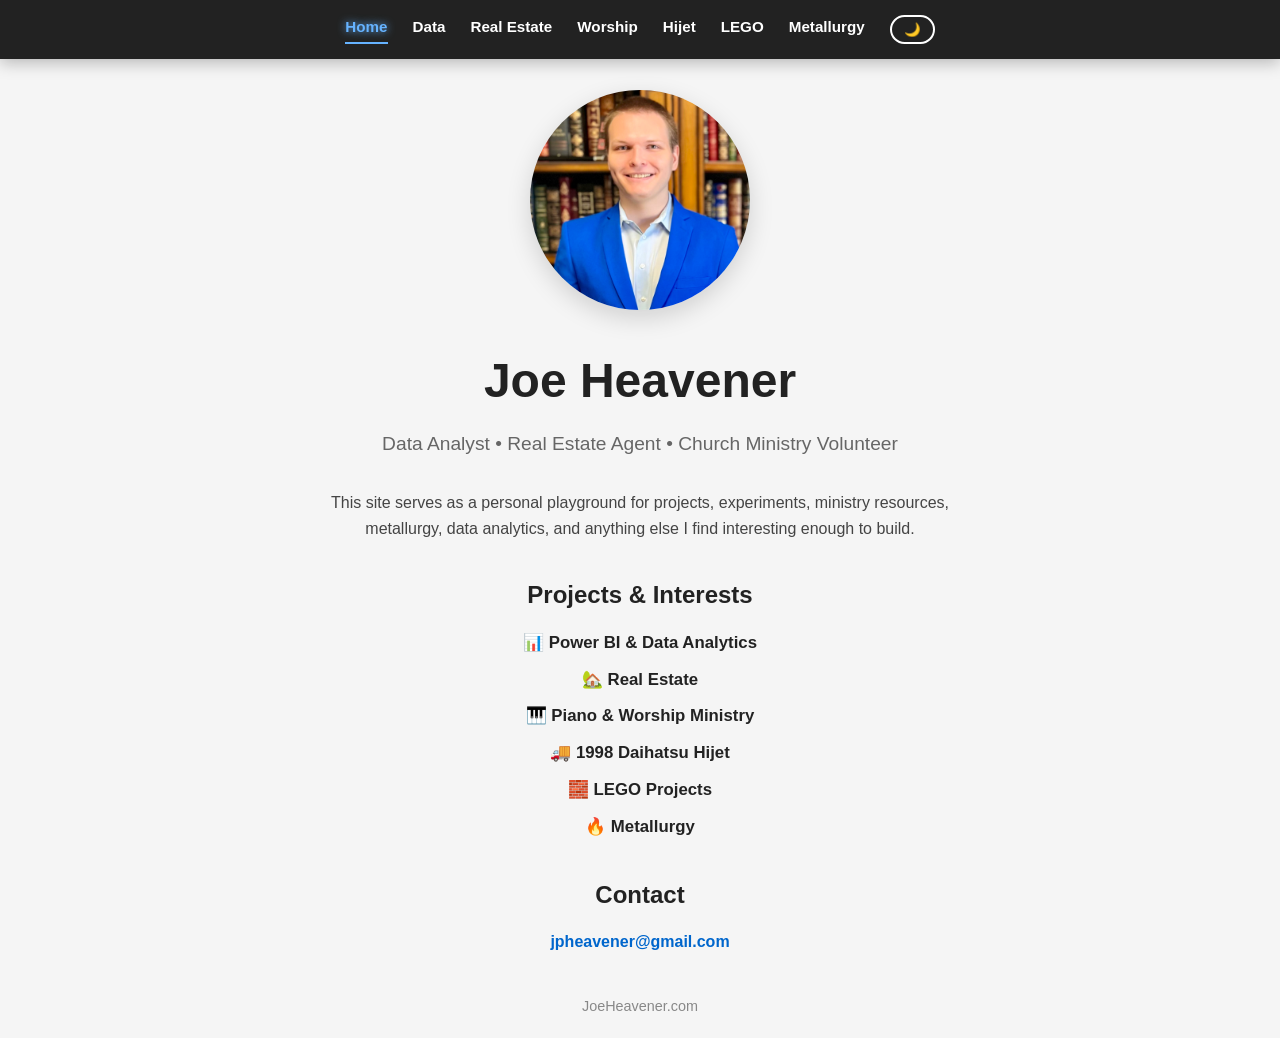
<file: index.html>
<!DOCTYPE html>
<html lang="en">
<head>
    <meta charset="UTF-8">
    <meta name="viewport" content="width=device-width, initial-scale=1.0">
    <title>Joe Heavener</title>

    <script>
        if (localStorage.getItem("theme") === "dark") {
            document.documentElement.classList.add("dark-mode");
        }
    </script>

    <link rel="stylesheet" href="style.css?v=9">
</head>

<body>

    <nav class="navbar">
        <a href="index.html" class="active">Home</a>
        <a href="data-analytics.html">Data</a>
        <a href="real-estate.html">Real Estate</a>
        <a href="worship-ministry.html">Worship</a>
        <a href="hijet.html">Hijet</a>
        <a href="lego-projects.html">LEGO</a>
        <a href="metallurgy.html">Metallurgy</a>
        <button class="dark-toggle" onclick="toggleDarkMode()">🌙</button>
    </nav>

    <div class="container">

        <img src="profile.jpg" alt="Joe Heavener" class="profile-pic">

        <h1>Joe Heavener</h1>

        <p class="subtitle">
            Data Analyst • Real Estate Agent • Church Ministry Volunteer
        </p>

        <p class="about">
            This site serves as a personal playground for projects, experiments,
            ministry resources, metallurgy, data analytics, and anything else I
            find interesting enough to build.
        </p>

        <h2>Projects & Interests</h2>

        <ul class="project-list">
            <li><a href="data-analytics.html">📊 Power BI & Data Analytics</a></li>
            <li><a href="real-estate.html">🏡 Real Estate</a></li>
            <li><a href="worship-ministry.html">🎹 Piano & Worship Ministry</a></li>
            <li><a href="hijet.html">🚚 1998 Daihatsu Hijet</a></li>
            <li><a href="lego-projects.html">🧱 LEGO Projects</a></li>
            <li><a href="metallurgy.html">🔥 Metallurgy</a></li>
        </ul>

        <div class="contact">
            <h2>Contact</h2>

            <a class="email-link" href="mailto:jpheavener@gmail.com">
                jpheavener@gmail.com
            </a>
        </div>

        <div class="footer">
            JoeHeavener.com
        </div>

    </div>

    <audio id="hoverSound" preload="auto">
        <source src="hover.mp3" type="audio/mpeg">
    </audio>

    <script src="site.js?v=9"></script>

</body>
</html>
</file>
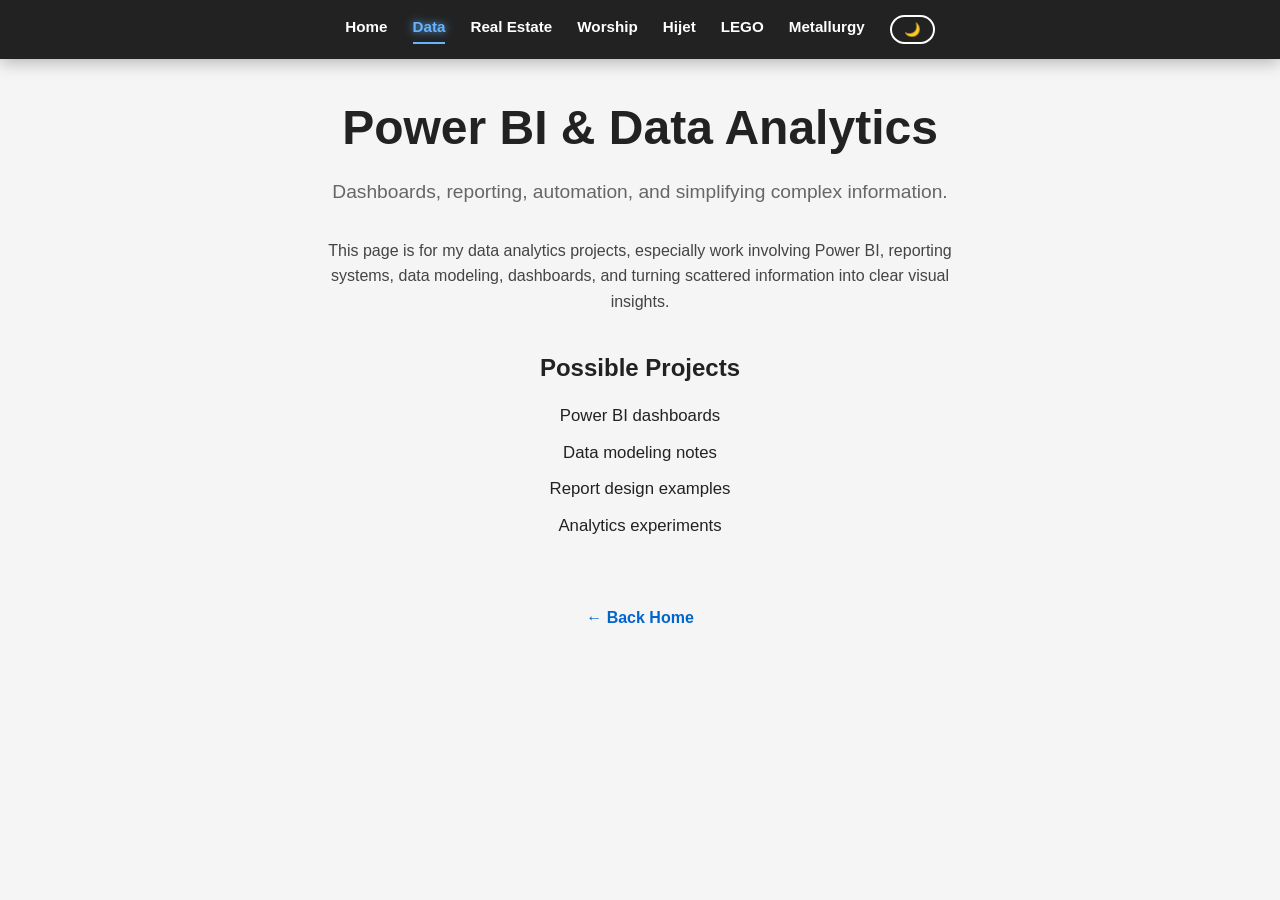
<file: data-analytics.html>
<!DOCTYPE html>
<html lang="en">
<head>
    <meta charset="UTF-8">
    <meta name="viewport" content="width=device-width, initial-scale=1.0">
    <title>Data Analytics | Joe Heavener</title>
    <script>
    if (localStorage.getItem("theme") === "dark") {
        document.documentElement.classList.add("dark-mode");
    }
</script>
    <link rel="stylesheet" href="style.css?v=9">
</head>
<body>

    <nav class="navbar">
    <a href="index.html">Home</a>
    <a href="data-analytics.html" class="active">Data</a>
    <a href="real-estate.html">Real Estate</a>
    <a href="worship-ministry.html">Worship</a>
    <a href="hijet.html">Hijet</a>
    <a href="lego-projects.html">LEGO</a>
    <a href="metallurgy.html">Metallurgy</a>
        <button class="dark-toggle" onclick="toggleDarkMode()">🌙</button>
</nav>
    
    <div class="container">

        <h1>Power BI & Data Analytics</h1>

        <p class="subtitle">
            Dashboards, reporting, automation, and simplifying complex information.
        </p>

        <p class="about">
            This page is for my data analytics projects, especially work involving Power BI,
            reporting systems, data modeling, dashboards, and turning scattered information
            into clear visual insights.
        </p>

        <h2>Possible Projects</h2>

        <ul>
            <li>Power BI dashboards</li>
            <li>Data modeling notes</li>
            <li>Report design examples</li>
            <li>Analytics experiments</li>
        </ul>

        <a class="back-link" href="index.html">← Back Home</a>

    </div>
    <audio id="hoverSound" preload="auto">
        <source src="hover.mp3" type="audio/mpeg">
    </audio>

    <script src="site.js?v=9"></script>
</body>
</html>
</file>
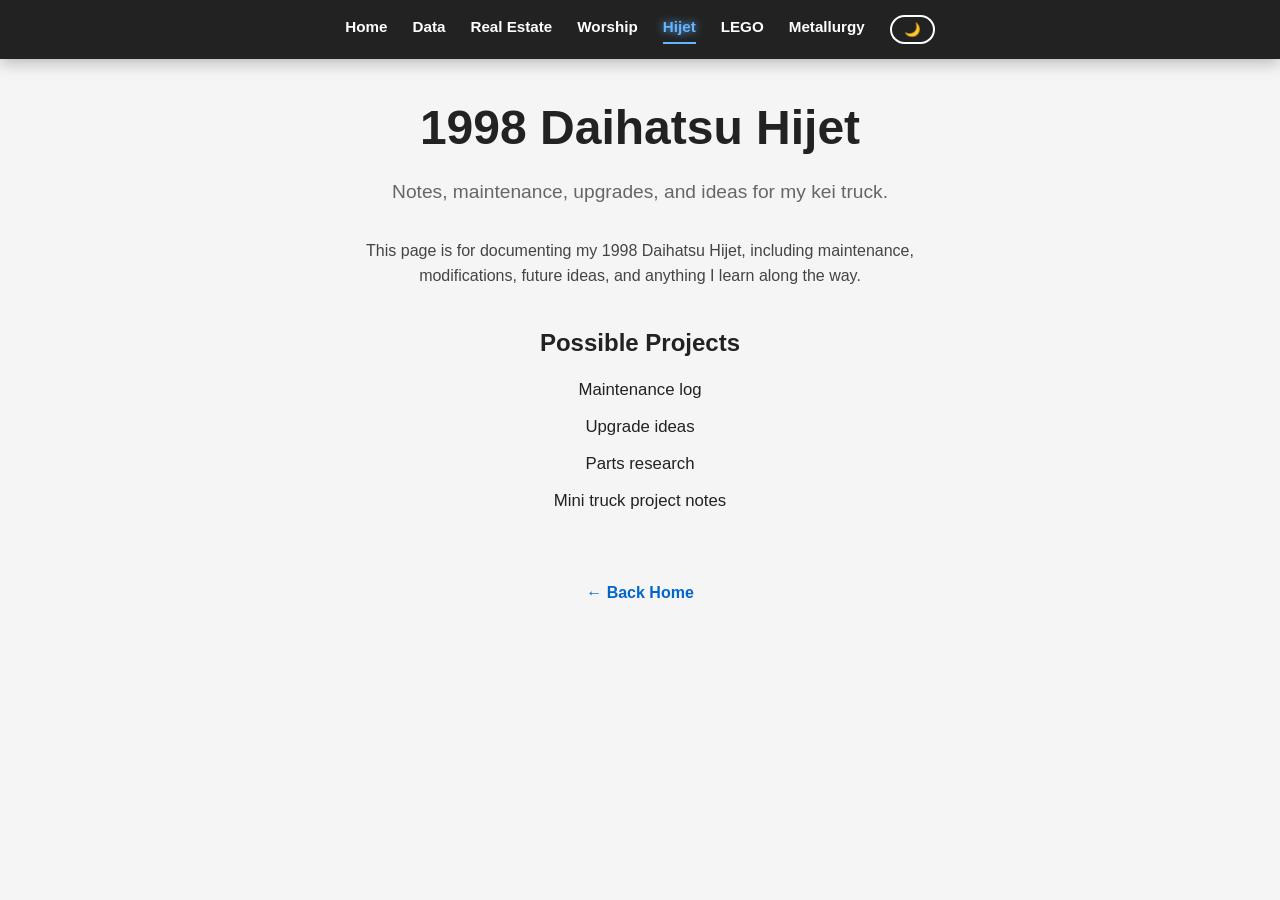
<file: hijet.html>
<!DOCTYPE html>
<html lang="en">
<head>
    <meta charset="UTF-8">
    <meta name="viewport" content="width=device-width, initial-scale=1.0">
    <title>1998 Daihatsu Hijet | Joe Heavener</title>
    <script>
    if (localStorage.getItem("theme") === "dark") {
        document.documentElement.classList.add("dark-mode");
    }
</script>
    <link rel="stylesheet" href="style.css?v=9">
</head>
<body>
    <nav class="navbar">
    <a href="index.html">Home</a>
    <a href="data-analytics.html">Data</a>
    <a href="real-estate.html">Real Estate</a>
    <a href="worship-ministry.html">Worship</a>
    <a href="hijet.html" class="active">Hijet</a>
    <a href="lego-projects.html">LEGO</a>
    <a href="metallurgy.html">Metallurgy</a>
        <button class="dark-toggle" onclick="toggleDarkMode()">🌙</button>
</nav>
    <div class="container">

        <h1>1998 Daihatsu Hijet</h1>

        <p class="subtitle">
            Notes, maintenance, upgrades, and ideas for my kei truck.
        </p>

        <p class="about">
            This page is for documenting my 1998 Daihatsu Hijet, including maintenance,
            modifications, future ideas, and anything I learn along the way.
        </p>

        <h2>Possible Projects</h2>

        <ul>
            <li>Maintenance log</li>
            <li>Upgrade ideas</li>
            <li>Parts research</li>
            <li>Mini truck project notes</li>
        </ul>

        <a class="back-link" href="index.html">← Back Home</a>

    </div>
    <audio id="hoverSound" preload="auto">
        <source src="hover.mp3" type="audio/mpeg">
    </audio>

    <script src="site.js?v=9"></script>
</body>
</html>
</file>
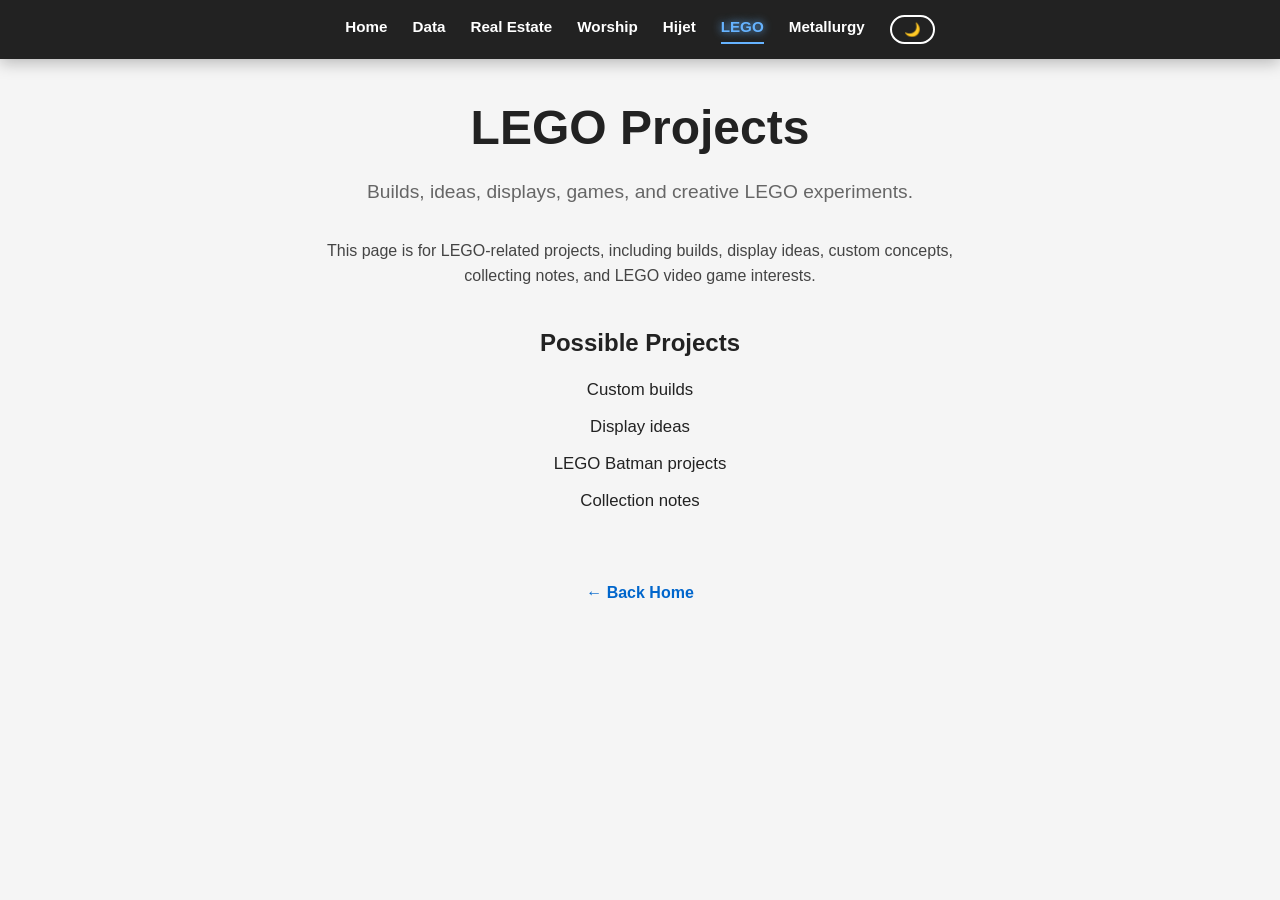
<file: lego-projects.html>
<!DOCTYPE html>
<html lang="en">
<head>
    <meta charset="UTF-8">
    <meta name="viewport" content="width=device-width, initial-scale=1.0">
    <title>LEGO Projects | Joe Heavener</title>
    <script>
    if (localStorage.getItem("theme") === "dark") {
        document.documentElement.classList.add("dark-mode");
    }
</script>
    <link rel="stylesheet" href="style.css?v=9">
</head>
<body>
    <nav class="navbar">
    <a href="index.html">Home</a>
    <a href="data-analytics.html">Data</a>
    <a href="real-estate.html">Real Estate</a>
    <a href="worship-ministry.html">Worship</a>
    <a href="hijet.html">Hijet</a>
    <a href="lego-projects.html" class="active">LEGO</a>
    <a href="metallurgy.html">Metallurgy</a>
        <button class="dark-toggle" onclick="toggleDarkMode()">🌙</button>
</nav>
    <div class="container">

        <h1>LEGO Projects</h1>

        <p class="subtitle">
            Builds, ideas, displays, games, and creative LEGO experiments.
        </p>

        <p class="about">
            This page is for LEGO-related projects, including builds, display ideas,
            custom concepts, collecting notes, and LEGO video game interests.
        </p>

        <h2>Possible Projects</h2>

        <ul>
            <li>Custom builds</li>
            <li>Display ideas</li>
            <li>LEGO Batman projects</li>
            <li>Collection notes</li>
        </ul>

        <a class="back-link" href="index.html">← Back Home</a>

    </div>
    <audio id="hoverSound" preload="auto">
        <source src="hover.mp3" type="audio/mpeg">
    </audio>

    <script src="site.js?v=9"></script>
</body>
</html>
</file>
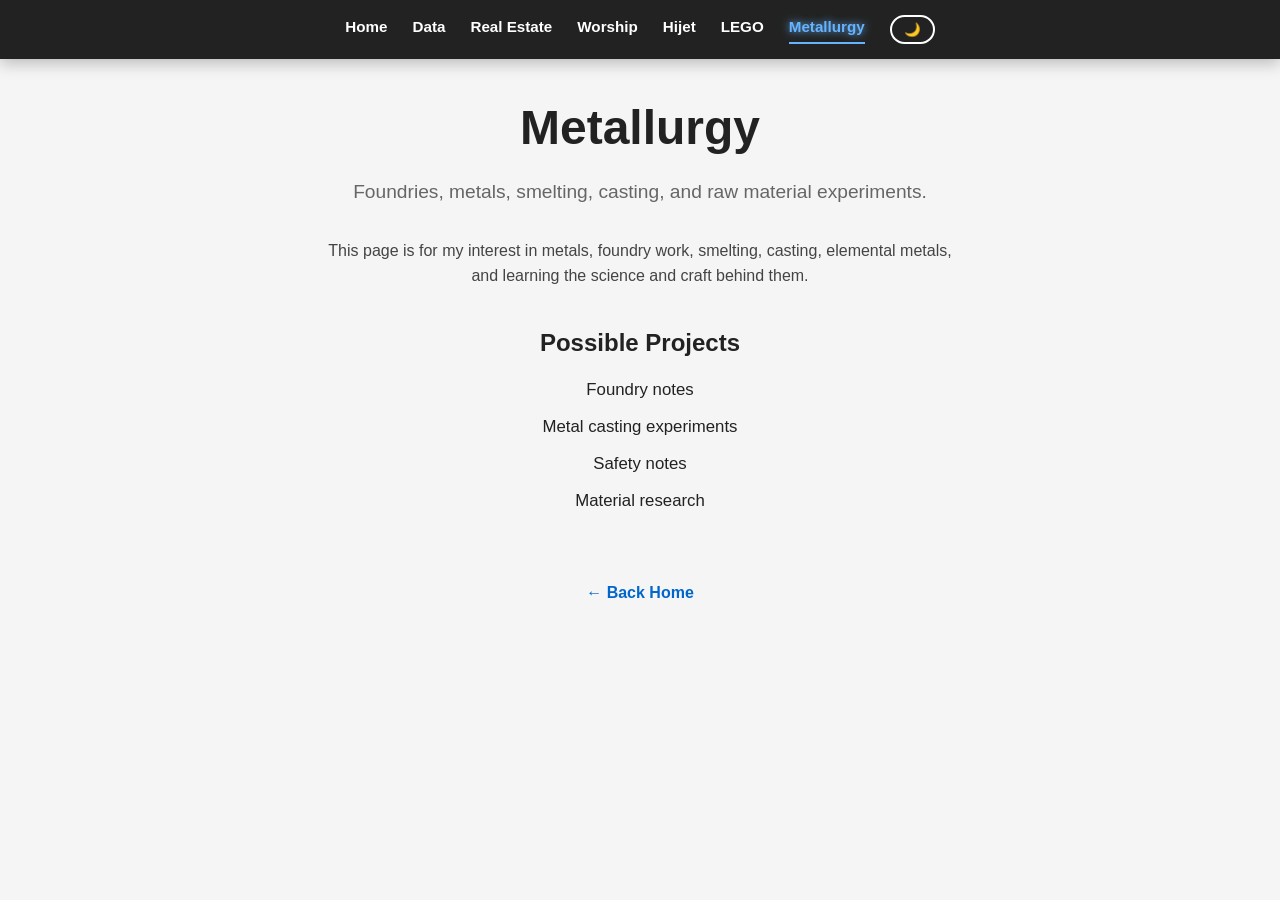
<file: metallurgy.html>
<!DOCTYPE html>
<html lang="en">
<head>
    <meta charset="UTF-8">
    <meta name="viewport" content="width=device-width, initial-scale=1.0">
    <title>Metallurgy | Joe Heavener</title>
    <script>
    if (localStorage.getItem("theme") === "dark") {
        document.documentElement.classList.add("dark-mode");
    }
</script>
    <link rel="stylesheet" href="style.css?v=9">
</head>
<body>
    <nav class="navbar">
    <a href="index.html">Home</a>
    <a href="data-analytics.html">Data</a>
    <a href="real-estate.html">Real Estate</a>
    <a href="worship-ministry.html">Worship</a>
    <a href="hijet.html">Hijet</a>
    <a href="lego-projects.html">LEGO</a>
    <a href="metallurgy.html" class="active">Metallurgy</a>
        <button class="dark-toggle" onclick="toggleDarkMode()">🌙</button>
</nav>
    <div class="container">

        <h1>Metallurgy</h1>

        <p class="subtitle">
            Foundries, metals, smelting, casting, and raw material experiments.
        </p>

        <p class="about">
            This page is for my interest in metals, foundry work, smelting,
            casting, elemental metals, and learning the science and craft behind them.
        </p>

        <h2>Possible Projects</h2>

        <ul>
            <li>Foundry notes</li>
            <li>Metal casting experiments</li>
            <li>Safety notes</li>
            <li>Material research</li>
        </ul>

        <a class="back-link" href="index.html">← Back Home</a>

    </div>
    <audio id="hoverSound" preload="auto">
        <source src="hover.mp3" type="audio/mpeg">
    </audio>

    <script src="site.js?v=9"></script>
</body>
</html>
</file>
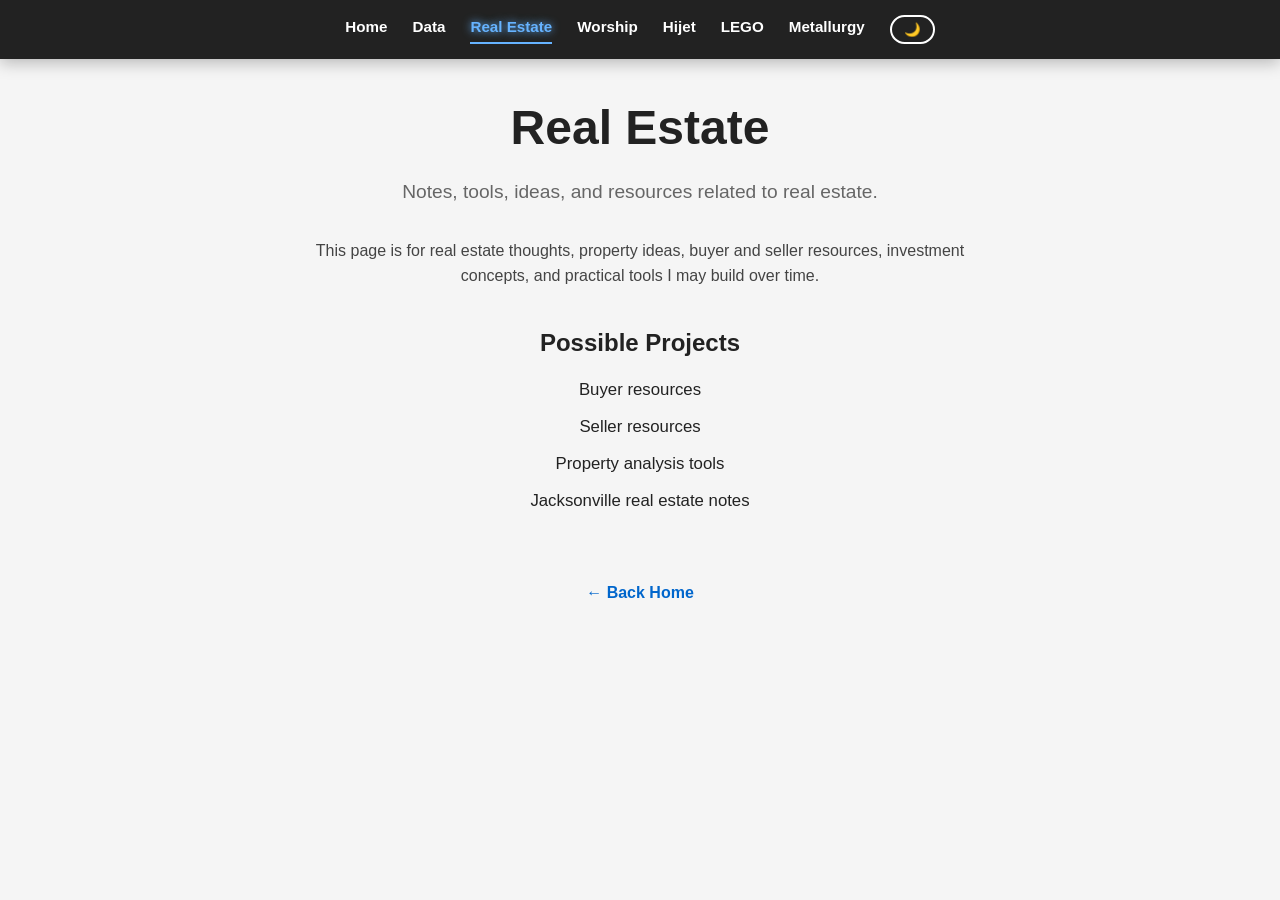
<file: real-estate.html>
<!DOCTYPE html>
<html lang="en">
<head>
    <meta charset="UTF-8">
    <meta name="viewport" content="width=device-width, initial-scale=1.0">
    <title>Real Estate | Joe Heavener</title>
    <script>
    if (localStorage.getItem("theme") === "dark") {
        document.documentElement.classList.add("dark-mode");
    }
</script>
    <link rel="stylesheet" href="style.css?v=9">
</head>
<body>
    <nav class="navbar">
    <a href="index.html">Home</a>
    <a href="data-analytics.html">Data</a>
    <a href="real-estate.html" class="active">Real Estate</a>
    <a href="worship-ministry.html">Worship</a>
    <a href="hijet.html">Hijet</a>
    <a href="lego-projects.html">LEGO</a>
    <a href="metallurgy.html">Metallurgy</a>
        <button class="dark-toggle" onclick="toggleDarkMode()">🌙</button>
</nav>
    <div class="container">

        <h1>Real Estate</h1>

        <p class="subtitle">
            Notes, tools, ideas, and resources related to real estate.
        </p>

        <p class="about">
            This page is for real estate thoughts, property ideas, buyer and seller resources,
            investment concepts, and practical tools I may build over time.
        </p>

        <h2>Possible Projects</h2>

        <ul>
            <li>Buyer resources</li>
            <li>Seller resources</li>
            <li>Property analysis tools</li>
            <li>Jacksonville real estate notes</li>
        </ul>

        <a class="back-link" href="index.html">← Back Home</a>

    </div>
    <audio id="hoverSound" preload="auto">
        <source src="hover.mp3" type="audio/mpeg">
    </audio>

    <script src="site.js?v=9"></script>
</body>
</html>
</file>
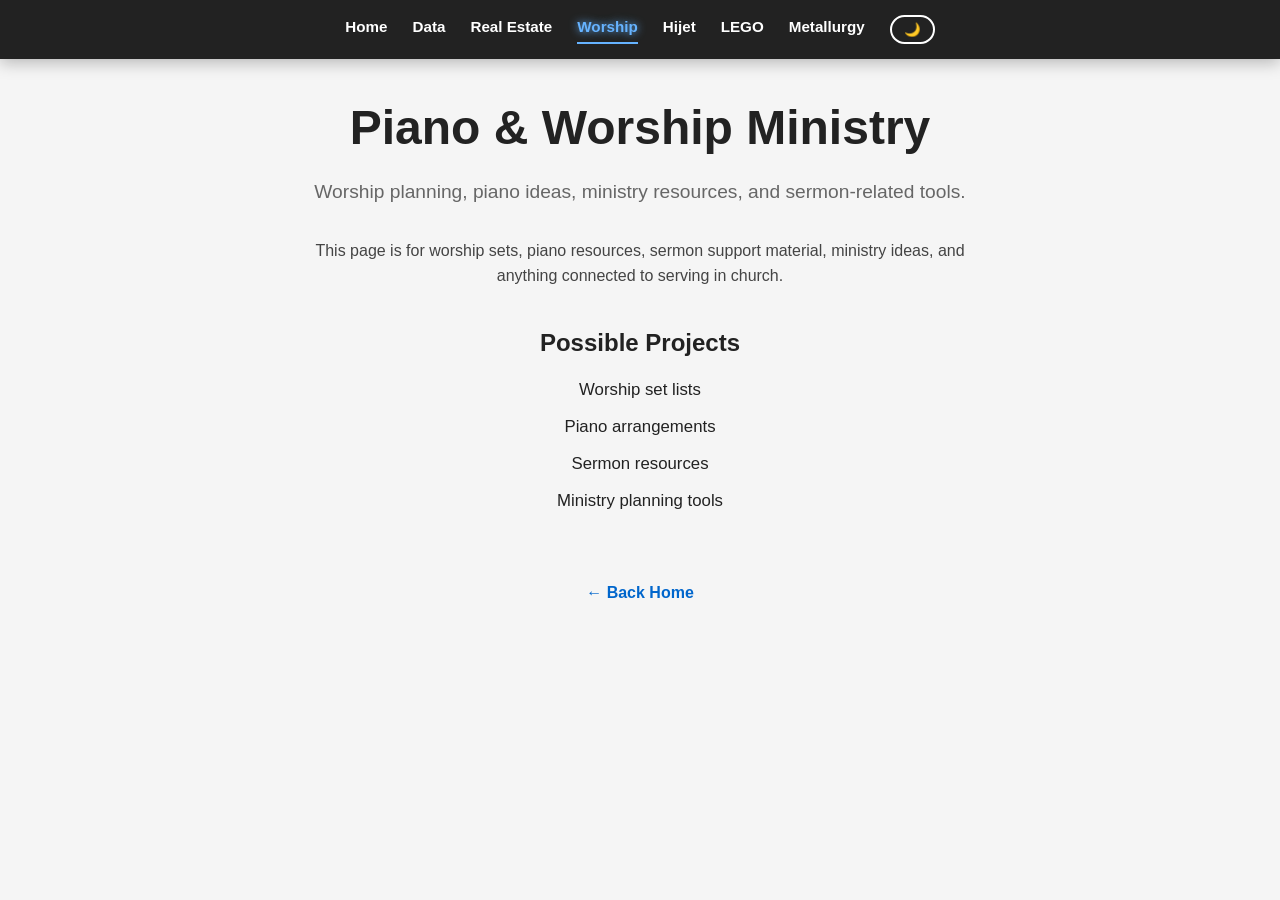
<file: worship-ministry.html>
<!DOCTYPE html>
<html lang="en">
<head>
    <meta charset="UTF-8">
    <meta name="viewport" content="width=device-width, initial-scale=1.0">
    <title>Worship Ministry | Joe Heavener</title>
    <script>
    if (localStorage.getItem("theme") === "dark") {
        document.documentElement.classList.add("dark-mode");
    }
</script>
    <link rel="stylesheet" href="style.css?v=9">
</head>
<body>
    <nav class="navbar">
    <a href="index.html">Home</a>
    <a href="data-analytics.html">Data</a>
    <a href="real-estate.html">Real Estate</a>
    <a href="worship-ministry.html" class="active">Worship</a>
    <a href="hijet.html">Hijet</a>
    <a href="lego-projects.html">LEGO</a>
    <a href="metallurgy.html">Metallurgy</a>
        <button class="dark-toggle" onclick="toggleDarkMode()">🌙</button>
</nav>
    <div class="container">

        <h1>Piano & Worship Ministry</h1>

        <p class="subtitle">
            Worship planning, piano ideas, ministry resources, and sermon-related tools.
        </p>

        <p class="about">
            This page is for worship sets, piano resources, sermon support material,
            ministry ideas, and anything connected to serving in church.
        </p>

        <h2>Possible Projects</h2>

        <ul>
            <li>Worship set lists</li>
            <li>Piano arrangements</li>
            <li>Sermon resources</li>
            <li>Ministry planning tools</li>
        </ul>

        <a class="back-link" href="index.html">← Back Home</a>

    </div>
    <audio id="hoverSound" preload="auto">
        <source src="hover.mp3" type="audio/mpeg">
    </audio>

    <script src="site.js?v=9"></script>
</body>
</html>
</file>
<file: style.css>
* {
    margin: 0;
    padding: 0;
    box-sizing: border-box;
}

html.dark-mode {
    background-color: #111;
}

body {
    font-family: Arial, Helvetica, sans-serif;
    background-color: #f5f5f5;
    color: #222;
    min-height: 100vh;
    text-align: center;
    line-height: 1.6;
    padding: 90px 20px 20px;
}

html.dark-mode body,
body.dark-mode {
    background-color: #111;
    color: #f5f5f5;
}

.navbar {
    position: fixed;
    top: 0;
    left: 0;
    width: 100%;
    background-color: #222;
    padding: 15px 20px;
    display: flex;
    justify-content: center;
    gap: 25px;
    flex-wrap: wrap;
    box-shadow: 0 4px 15px rgba(0, 0, 0, 0.25);
    z-index: 1000;
}

.navbar a {
    color: white;
    text-decoration: none;
    font-weight: bold;
    font-size: 0.95rem;
    transition: color 0.2s ease;
}

.navbar a:hover {
    color: #66b3ff;
}

html.dark-mode .navbar,
body.dark-mode .navbar {
    background-color: #000;
}

.container {
    max-width: 800px;
    width: 100%;
    margin: 0 auto;
}

.profile-pic {
    width: 220px;
    height: 220px;
    object-fit: cover;
    border-radius: 50%;
    margin-bottom: 25px;
    box-shadow: 0 8px 25px rgba(0, 0, 0, 0.15);
}

html.dark-mode .profile-pic,
body.dark-mode .profile-pic {
    box-shadow: 0 8px 25px rgba(255, 255, 255, 0.12);
}

h1 {
    font-size: 3rem;
    margin-bottom: 10px;
}

.subtitle {
    font-size: 1.2rem;
    color: #666;
    margin-bottom: 30px;
}

.about {
    font-size: 1rem;
    color: #444;
    max-width: 650px;
    margin: 0 auto 35px auto;
}

html.dark-mode .subtitle,
body.dark-mode .subtitle {
    color: #bdbdbd;
}

html.dark-mode .about,
body.dark-mode .about {
    color: #d0d0d0;
}

h2 {
    margin-bottom: 15px;
}

ul {
    list-style: none;
    margin-bottom: 35px;
}

li {
    margin: 10px 0;
    font-size: 1.05rem;
}

.project-list a {
    color: #222;
    text-decoration: none;
    font-weight: bold;
}

.project-list a:hover {
    color: #0066cc;
    text-decoration: underline;
}

html.dark-mode .project-list a,
body.dark-mode .project-list a {
    color: #f5f5f5;
}

html.dark-mode .project-list a:hover,
body.dark-mode .project-list a:hover {
    color: #66b3ff;
}

.contact {
    margin-top: 10px;
}

.email-link,
.back-link {
    color: #0066cc;
    text-decoration: none;
    font-weight: bold;
}

.email-link:hover,
.back-link:hover {
    text-decoration: underline;
}

html.dark-mode .email-link,
html.dark-mode .back-link,
body.dark-mode .email-link,
body.dark-mode .back-link {
    color: #66b3ff;
}

.back-link {
    display: inline-block;
    margin-top: 30px;
}

.footer {
    margin-top: 40px;
    color: #888;
    font-size: 0.9rem;
}

.dark-toggle {
    background: transparent;
    border: 2px solid white;
    color: white;
    padding: 5px 12px;
    border-radius: 20px;
    font-weight: bold;
    cursor: pointer;
    transition: 0.2s;
    min-width: 38px;
}

.dark-toggle:hover {
    background: white;
    color: #222;
}

html.dark-mode .dark-toggle,
body.dark-mode .dark-toggle {
    border-color: #f5f5f5;
    color: #f5f5f5;
}

html.dark-mode .dark-toggle:hover,
body.dark-mode .dark-toggle:hover {
    background-color: #f5f5f5;
    color: #111;
}

@media (max-width: 600px) {
    h1 {
        font-size: 2.2rem;
    }

    .subtitle {
        font-size: 1rem;
    }

    .profile-pic {
        width: 180px;
        height: 180px;
    }

    .navbar {
        gap: 12px;
        padding: 12px;
    }

    .navbar a {
        font-size: 0.85rem;
    }
}
.navbar a.active,
.navbar a.active:visited,
.navbar a.active:hover {
    color: #66b3ff !important;
    text-shadow: 0 0 8px #66b3ff !important;
    border-bottom: 2px solid #66b3ff !important;
    padding-bottom: 3px !important;
}

body.dark-mode .navbar a.active,
html.dark-mode .navbar a.active {
    color: #66b3ff !important;
    text-shadow: 0 0 8px #66b3ff !important;
    border-bottom: 2px solid #66b3ff;
}
</file>
